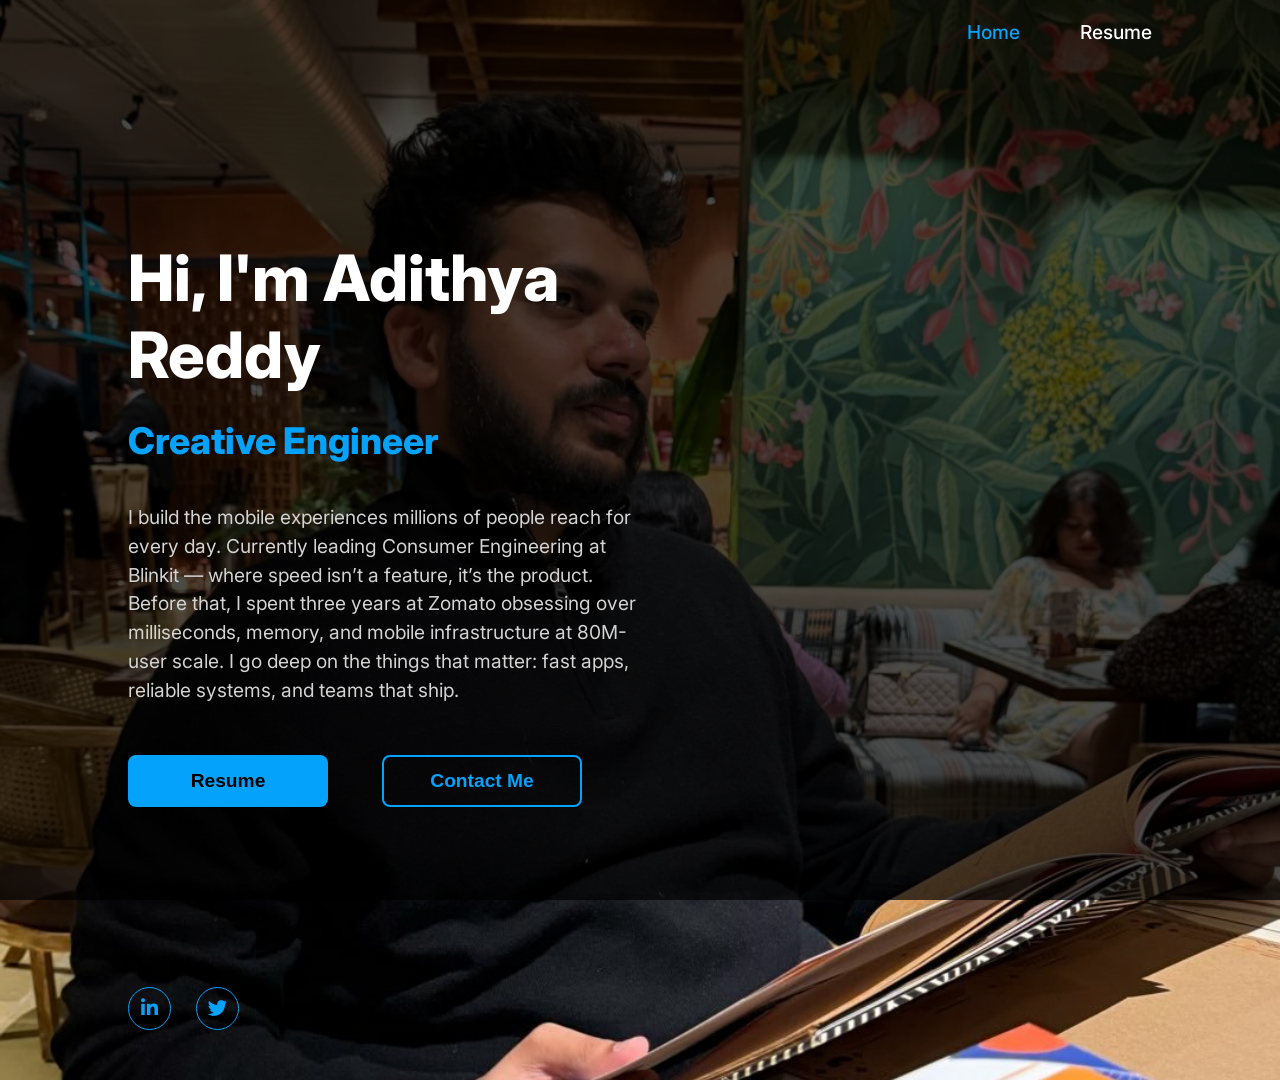
<file: index.html>
<!DOCTYPE html>
<html lang="en">

<head>
  <meta charset="UTF-8">
  <meta name="viewport" content="width=device-width, initial-scale=1.0">
  <title>Adithya Reddy</title>

  <!-- googlefonts -->
  <link rel="preconnect" href="https://fonts.googleapis.com">
  <link rel="preconnect" href="https://fonts.gstatic.com" crossorigin>
  <link
    href="https://fonts.googleapis.com/css2?family=Inter:ital,opsz,wght@0,14..32,100..900;1,14..32,100..900&display=swap"
    rel="stylesheet">

  <!-- fontawesome -->
  <link rel="stylesheet" href="https://cdnjs.cloudflare.com/ajax/libs/font-awesome/6.0.0-beta3/css/all.min.css">

  <!-- Stylesheet -->
  <link rel="stylesheet" href="styles.css">
</head>

<body>

  <!-- header section -->
  <header id="header">


    <nav>
      <a class="nav-item active" href="#">Home</a>
      <a class="nav-item" href="resume.html">Resume</a>
    </nav>

  </header>

  <!-- Hero section -->
  <section id="hero">
    <div class="hero-left">
      <div class="content">

        <h1>Hi, I'm Adithya Reddy</h1>
        <h3>Creative Engineer</h3>
        <p>
          I build the mobile experiences millions of people reach for every day. Currently leading Consumer Engineering at Blinkit — where speed isn’t a feature, it’s the product. Before that, I spent three years at Zomato obsessing over milliseconds, memory, and mobile infrastructure at 80M-user scale. I go deep on the things that matter: fast apps, reliable systems, and teams that ship.
        </p>

        <div class="cta">
          <a href="resume.html"><button class="cta-1">Resume</button></a>
          <a href="mailto:gr.adithya@gmail.com"><button class="cta-2">Contact Me</button></a>
        </div>

        <div class="social-icon">
          <a href="https://www.linkedin.com/in/adithyareddygr/" target="_blank"><i class="fa-brands fa-linkedin-in"></i></a>
          <a href="https://x.com/gr_adithya" target="_blank"><i class="fa-brands fa-twitter"></i></a>          
        </div>

      </div>
    </div>
  </section>
<!-- CodeGenWeb 2024 -->
</body>

</html>
</file>
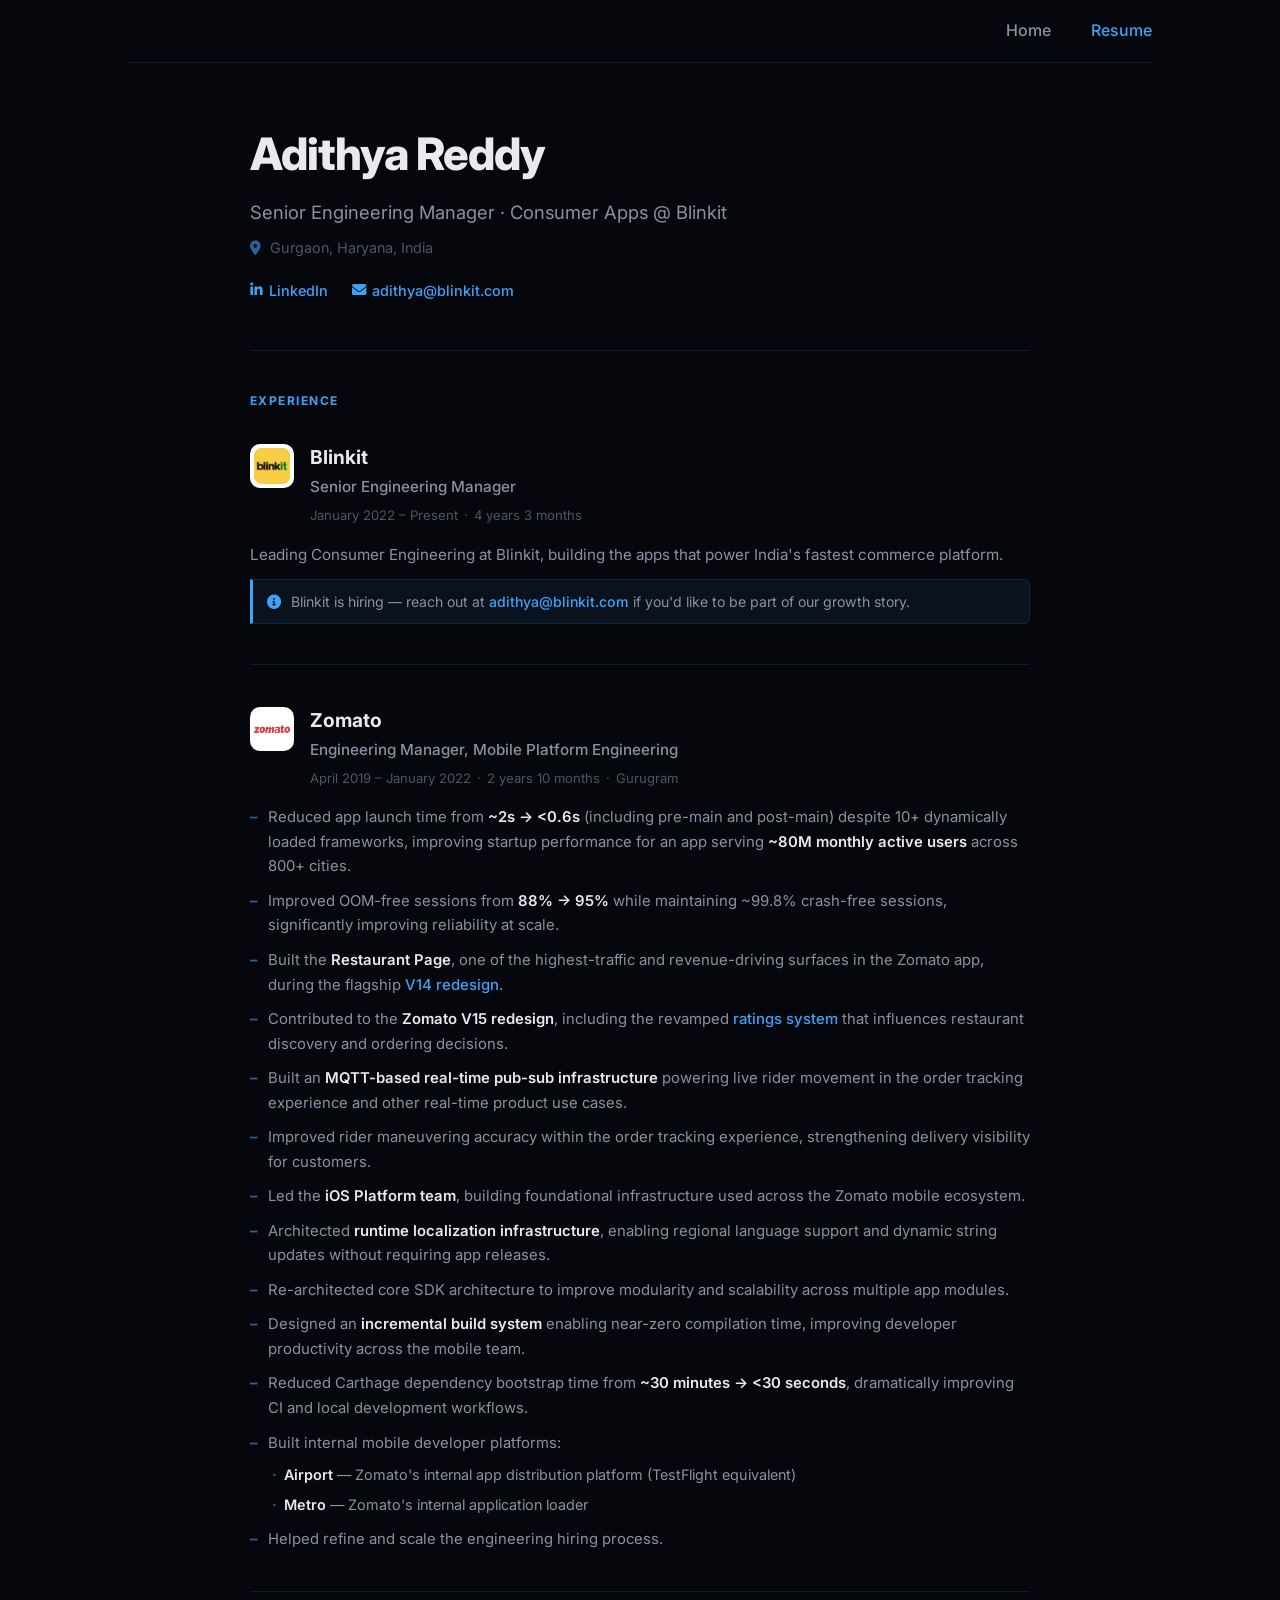
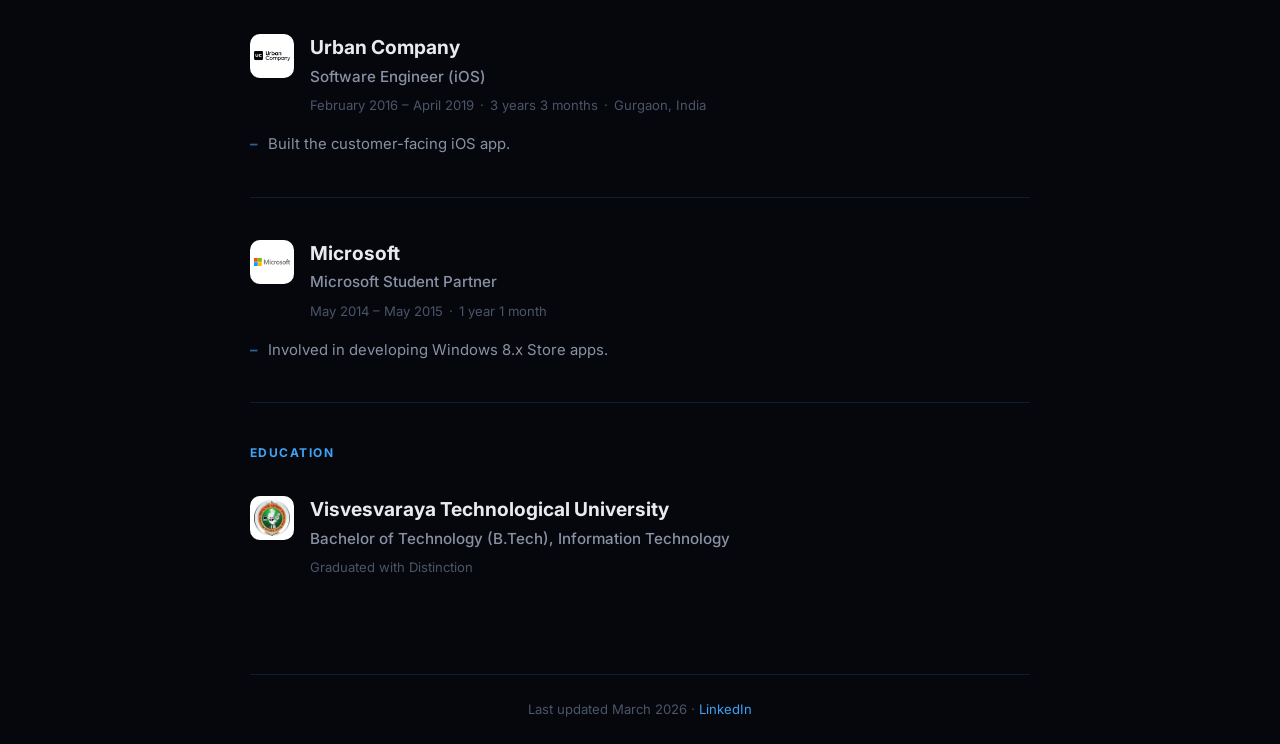
<file: resume.html>
<!DOCTYPE html>
<html lang="en">

<head>
  <meta charset="UTF-8">
  <meta name="viewport" content="width=device-width, initial-scale=1.0">
  <title>Resume — Adithya Reddy</title>

  <link rel="preconnect" href="https://fonts.googleapis.com">
  <link rel="preconnect" href="https://fonts.gstatic.com" crossorigin>
  <link href="https://fonts.googleapis.com/css2?family=Inter:ital,opsz,wght@0,14..32,100..900;1,14..32,100..900&display=swap" rel="stylesheet">

  <link rel="stylesheet" href="https://cdnjs.cloudflare.com/ajax/libs/font-awesome/6.0.0-beta3/css/all.min.css">
  <link rel="stylesheet" href="resume.css">
</head>

<body>

  <!-- Header / Nav -->
  <header id="header">
    
    <nav>
      <a class="nav-item" href="index.html">Home</a>
      <a class="nav-item active" href="resume.html">Resume</a>
    </nav>
  </header>

  <main>

    <!-- Profile -->
    <section class="profile">
      <h1>Adithya Reddy</h1>
      <p class="tagline">Senior Engineering Manager · Consumer Apps @ Blinkit</p>
      <p class="location"><i class="fa-solid fa-location-dot"></i> Gurgaon, Haryana, India</p>
      <div class="profile-links">
        <a href="https://www.linkedin.com/in/adithyareddygr/" target="_blank">
          <i class="fa-brands fa-linkedin-in"></i> LinkedIn
        </a>
        <a href="mailto:adithya@blinkit.com">
          <i class="fa-solid fa-envelope"></i> adithya@blinkit.com
        </a>
      </div>
    </section>

    <hr class="divider">

    <!-- Work Experience -->
    <section class="section">
      <h2 class="section-title">Experience</h2>

      <!-- Blinkit -->
      <article class="job">
        <div class="job-header">
          <img class="company-logo" src="logo_assets/Blinkit-yellow-rounded.svg.png" alt="Blinkit logo">
          <div class="job-info">
            <h3 class="company">Blinkit</h3>
            <h4 class="role">Senior Engineering Manager</h4>
            <p class="meta">
              <span class="dates">January 2022 – Present</span>
              <span class="dot">·</span>
              <span class="duration">4 years 3 months</span>
            </p>
          </div>
        </div>
        <div class="job-body">
          <p>Leading Consumer Engineering at Blinkit, building the apps that power India's fastest commerce platform.</p>
          <p class="hiring-note">
            <i class="fa-solid fa-circle-info"></i>
            Blinkit is hiring — reach out at <a href="mailto:adithya@blinkit.com">adithya@blinkit.com</a> if you'd like to be part of our growth story.
          </p>
        </div>
      </article>

      <!-- Zomato -->
      <article class="job">
        <div class="job-header">
          <img class="company-logo" src="logo_assets/Zomato_Logo.svg.png" alt="Zomato logo">
          <div class="job-info">
            <h3 class="company">Zomato</h3>
            <h4 class="role">Engineering Manager, Mobile Platform Engineering</h4>
            <p class="meta">
              <span class="dates">April 2019 – January 2022</span>
              <span class="dot">·</span>
              <span class="duration">2 years 10 months</span>
              <span class="dot">·</span>
              <span class="location-tag">Gurugram</span>
            </p>
          </div>
        </div>
        <div class="job-body">
          <ul class="achievements">
            <li>Reduced app launch time from <strong>~2s → &lt;0.6s</strong> (including pre-main and post-main) despite 10+ dynamically loaded frameworks, improving startup performance for an app serving <strong>~80M monthly active users</strong> across 800+ cities.</li>
            <li>Improved OOM-free sessions from <strong>88% → 95%</strong> while maintaining ~99.8% crash-free sessions, significantly improving reliability at scale.</li>
            <li>Built the <strong>Restaurant Page</strong>, one of the highest-traffic and revenue-driving surfaces in the Zomato app, during the flagship <a href="https://www.zomato.com/blog/v14-app-update" target="_blank">V14 redesign</a>.</li>
            <li>Contributed to the <strong>Zomato V15 redesign</strong>, including the revamped <a href="https://www.zomato.com/blog/new-ratings" target="_blank">ratings system</a> that influences restaurant discovery and ordering decisions.</li>
            <li>Built an <strong>MQTT-based real-time pub-sub infrastructure</strong> powering live rider movement in the order tracking experience and other real-time product use cases.</li>
            <li>Improved rider maneuvering accuracy within the order tracking experience, strengthening delivery visibility for customers.</li>
            <li>Led the <strong>iOS Platform team</strong>, building foundational infrastructure used across the Zomato mobile ecosystem.</li>
            <li>Architected <strong>runtime localization infrastructure</strong>, enabling regional language support and dynamic string updates without requiring app releases.</li>
            <li>Re-architected core SDK architecture to improve modularity and scalability across multiple app modules.</li>
            <li>Designed an <strong>incremental build system</strong> enabling near-zero compilation time, improving developer productivity across the mobile team.</li>
            <li>Reduced Carthage dependency bootstrap time from <strong>~30 minutes → &lt;30 seconds</strong>, dramatically improving CI and local development workflows.</li>
            <li>
              Built internal mobile developer platforms:
              <ul class="sub-list">
                <li><strong>Airport</strong> — Zomato's internal app distribution platform (TestFlight equivalent)</li>
                <li><strong>Metro</strong> — Zomato's internal application loader</li>
              </ul>
            </li>
            <li>Helped refine and scale the engineering hiring process.</li>
          </ul>
        </div>
      </article>

      <!-- Urban Company -->
      <article class="job">
        <div class="job-header">
          <img class="company-logo" src="logo_assets/Urban_Company.svg.png" alt="Urban Company logo">
          <div class="job-info">
            <h3 class="company">Urban Company</h3>
            <h4 class="role">Software Engineer (iOS)</h4>
            <p class="meta">
              <span class="dates">February 2016 – April 2019</span>
              <span class="dot">·</span>
              <span class="duration">3 years 3 months</span>
              <span class="dot">·</span>
              <span class="location-tag">Gurgaon, India</span>
            </p>
          </div>
        </div>
        <div class="job-body">
          <ul class="achievements">
            <li>Built the customer-facing iOS app.</li>
          </ul>
        </div>
      </article>

      <!-- Microsoft -->
      <article class="job">
        <div class="job-header">
          <img class="company-logo" src="logo_assets/Microsoft_logo_(2012).svg.png" alt="Microsoft logo">
          <div class="job-info">
            <h3 class="company">Microsoft</h3>
            <h4 class="role">Microsoft Student Partner</h4>
            <p class="meta">
              <span class="dates">May 2014 – May 2015</span>
              <span class="dot">·</span>
              <span class="duration">1 year 1 month</span>
            </p>
          </div>
        </div>
        <div class="job-body">
          <ul class="achievements">
            <li>Involved in developing Windows 8.x Store apps.</li>
          </ul>
        </div>
      </article>

    </section>

    <hr class="divider">

    <!-- Education -->
    <section class="section">
      <h2 class="section-title">Education</h2>

      <article class="job">
        <div class="job-header">
          <img class="company-logo" src="logo_assets/Visvesvaraya_Technological_University_logo.png" alt="VTU logo">
          <div class="job-info">
            <h3 class="company">Visvesvaraya Technological University</h3>
            <h4 class="role">Bachelor of Technology (B.Tech), Information Technology</h4>
            <p class="meta">
              <span class="dates">Graduated with Distinction</span>
            </p>
          </div>
        </div>
      </article>

    </section>

  </main>

  <footer>
    <p>Last updated March 2026 · <a href="https://www.linkedin.com/in/adithyareddygr/" target="_blank">LinkedIn</a></p>
  </footer>

</body>
</html>
</file>
<file: styles.css>
* {
  padding: 0;
  margin: 0;
  border: none;
  outline: 0;
  text-decoration: none;
  color: white;
}

body {
  background-color: rgb(6, 7, 12);
  font-family: inter;
  background-image: url(background-img.jpg);
  background-repeat: no-repeat;
  background-position: center;
  background-size: cover;
  height: 100vh;
  padding: 0 10%;
  position: relative;
}

body::before {
  content: '';
  position: fixed;
  inset: 0;
  background-color: black;
  opacity: 0.7;
  z-index: 0;
}

/* Header */
#header, nav {
  display: flex;
  align-items: center;
  justify-content: flex-end;
  padding-top: 10px;
  padding-bottom: 10px;
  z-index: 1;
}

.nav-item {
  font-size: 1.2rem;
  font-weight: 500;
  margin-left: 60px;
  transition: color 0.12s, transform 0.12s;
}

nav .active {
  color: #05a2fc;
}

.nav-item:hover {
  color: #05a2fc;
}

.nav-item:active {
  transform: scale(1.1);
}

/* logo */
.logo {
  font-size: 2rem;
  font-weight: 800;
}

/* Hero-section */
#hero {
  display: grid;
  grid-template-columns: 1fr 1fr;
}
/* Left */
.hero-left {
  display: flex;
  align-items: center;
  padding-top: 150px;
  z-index: 1;
}

h1{
  font-size: 4rem;
  font-weight: 800;
  padding: 25px 0;
}

h3 {
  font-size: 2.3rem;
  font-weight: 800;
  color: #05a2fc;
  padding-bottom: 40px;
}

p {
  font-size: 1.2rem;
  color: lightgray;
  line-height: 1.5;
  padding-bottom: 50px;
}

/* button */
.cta button {
  color: black;
  font-size: 1.2rem;
  font-weight: 600;
  padding: 15px 0;
  width: 200px;
  border:none;
  border-radius: 8px;
  margin-right: 50px;
  background-color: #05a2fc;
  margin-bottom: 180px;
  transition: background-color 0.12s, border 0.12s, color 0.21s, padding 0.12s;
}

.cta .cta-1:hover {
  background-color: transparent;
  color: #05a2fc;
  border: 2px solid #05a2fc;
  padding: 13px 0;
}

.cta .cta-2:hover {
  background-color: #3fa1f6;
  color: #000000;
}

.cta .cta-2 {
  background-color: transparent;
  color: #05a2fc;
  border: 2px solid #05a2fc;
  padding: 13px 0;
}

/* Icons */
.social-icon {
  display: flex;
  align-items: center;
  gap: 25px;
}

.social-icon{
  padding-bottom: 50px;
}

.social-icon i {
font-size: 1.2rem;
color: #05a2fc;
border: 1px solid #05a2fc;
border-radius: 50px;
padding: 8px;
height: 25px;
width: 25px;
display: flex;
align-items: center;
justify-content: center;
transition: transform 0.12s, box-shadow 0.12s;
cursor: pointer;

}

.social-icon i:hover {
  transform: scale(1.1);
  text-shadow: 0 0 10px #05a2fc;
}

/* Animations */
@keyframes fadeIn {
  from{
    transform: translateY(40px);
    opacity: 0;
  }
  to{
    transform: translateY(0);
    opacity: 1;
  }
}

@keyframes fadeInTop {
  from{
    transform: translateY(-100%);
    opacity: 0;
  }
  to{
    transform: translateY(0);
    opacity: 1;
  }
}

@keyframes backgroundZoom {
  from{
    background-size: 90%;
  }
  to{
    background-size: 100%;
  }
}




/* Apply Animations */
h1 {
  animation: fadeIn 1.2s ease-out forwards;
  opacity: 0;
  animation-delay: 0.2s;
}

h3 {
  animation: fadeIn 1.4s ease-out forwards;
  opacity: 0;
  animation-delay: 0.4s;
}

p {
  animation: fadeIn 1.6s ease-out forwards;
  opacity: 0;
  animation-delay: 0.6s;
}
button {
  animation: fadeIn 1.8s ease-out forwards;
  opacity: 0;
  animation-delay: 0.8s;
}

.social-icon {
  animation: fadeIn 2s ease-out forwards;
  opacity: 0;
  animation-delay: 1s;
}

.nav-item {
  animation: fadeInTop 1s ease-in forwards;
  opacity: 0;
}

body {
  animation: backgroundZoom 3s ease-in forwards;
}
</file>
<file: resume.css>
* {
  padding: 0;
  margin: 0;
  border: none;
  outline: 0;
  text-decoration: none;
  box-sizing: border-box;
}

:root {
  --bg: #06070c;
  --bg-card: #0d0f1a;
  --bg-card-hover: #11142a;
  --border: rgba(63, 162, 246, 0.15);
  --accent: #3FA2F6;
  --accent-dim: rgba(63, 162, 246, 0.6);
  --text-primary: #e8eaf0;
  --text-secondary: #8892a4;
  --text-muted: #4a5568;
  --red: #e05252;
}

body {
  background-color: var(--bg);
  font-family: 'Inter', sans-serif;
  color: var(--text-primary);
  line-height: 1.6;
  padding: 0 10%;
  min-height: 100vh;
}

/* ---- Header ---- */
#header {
  display: flex;
  align-items: center;
  justify-content: flex-end;
  padding: 18px 0;
  border-bottom: 1px solid var(--border);
  margin-bottom: 56px;
}

.logo {
  font-size: 1.5rem;
  font-weight: 800;
  color: var(--text-primary);
  letter-spacing: -0.5px;
}

nav {
  display: flex;
  gap: 40px;
}

.nav-item {
  font-size: 1rem;
  font-weight: 500;
  color: var(--text-secondary);
  transition: color 0.12s;
}

.nav-item:hover,
.nav-item.active {
  color: var(--accent);
}

/* ---- Main ---- */
main {
  max-width: 780px;
  margin: 0 auto;
  padding-bottom: 80px;
}

/* ---- Profile ---- */
.profile {
  margin-bottom: 48px;
}

.profile h1 {
  font-size: 2.8rem;
  font-weight: 800;
  color: var(--text-primary);
  letter-spacing: -1px;
  margin-bottom: 8px;
  animation: none;
  opacity: 1;
  padding: 0;
}

.profile .tagline {
  font-size: 1.15rem;
  color: var(--text-secondary);
  font-weight: 400;
  margin-bottom: 8px;
  animation: none;
  opacity: 1;
  padding: 0;
}

.profile .location {
  font-size: 0.9rem;
  color: var(--text-muted);
  margin-bottom: 20px;
  animation: none;
  opacity: 1;
  padding: 0;
}

.profile .location i {
  margin-right: 5px;
  color: var(--accent-dim);
}

.profile-links {
  display: flex;
  gap: 24px;
  flex-wrap: wrap;
}

.profile-links a {
  font-size: 0.9rem;
  color: var(--accent);
  font-weight: 500;
  display: flex;
  align-items: center;
  gap: 6px;
  transition: opacity 0.12s;
}

.profile-links a:hover {
  opacity: 0.75;
}

/* ---- Divider ---- */
.divider {
  border: none;
  border-top: 1px solid var(--border);
  margin: 40px 0;
}

/* ---- Section ---- */
.section {
  margin-bottom: 16px;
}

.section-title {
  font-size: 0.75rem;
  font-weight: 700;
  text-transform: uppercase;
  letter-spacing: 0.12em;
  color: var(--accent);
  margin-bottom: 32px;
  animation: none;
  opacity: 1;
  padding: 0;
}

/* ---- Job card ---- */
.job {
  margin-bottom: 40px;
  padding-bottom: 40px;
  border-bottom: 1px solid var(--border);
}

.job:last-child {
  border-bottom: none;
  margin-bottom: 0;
  padding-bottom: 0;
}

.job-header {
  display: flex;
  align-items: flex-start;
  gap: 16px;
  margin-bottom: 16px;
}

/* Company logo */
.company-logo {
  width: 44px;
  height: 44px;
  border-radius: 10px;
  object-fit: contain;
  background-color: #ffffff;
  padding: 4px;
  flex-shrink: 0;
  margin-top: 2px;
}

/* Job info */
.job-info {
  flex: 1;
}

.company {
  font-size: 1.2rem;
  font-weight: 700;
  color: var(--text-primary);
  margin-bottom: 2px;
  animation: none;
  opacity: 1;
  padding: 0;
}

.company a {
  color: var(--text-primary);
  transition: color 0.12s;
}

.company a:hover {
  color: var(--accent);
}

.role {
  font-size: 0.95rem;
  font-weight: 500;
  color: var(--text-secondary);
  margin-bottom: 6px;
}

.meta {
  font-size: 0.82rem;
  color: var(--text-muted);
  display: flex;
  flex-wrap: wrap;
  align-items: center;
  gap: 6px;
  animation: none;
  opacity: 1;
  padding: 0;
}

.meta .dot {
  color: var(--text-muted);
}

.location-tag {
  color: var(--text-muted);
}

/* Job body */
.job-body p {
  font-size: 0.95rem;
  color: var(--text-secondary);
  line-height: 1.65;
  margin-bottom: 12px;
  animation: none;
  opacity: 1;
  padding: 0;
}

.job-body p:last-child {
  margin-bottom: 0;
}

.hiring-note {
  background: rgba(63, 162, 246, 0.07);
  border: 1px solid var(--border);
  border-left: 3px solid var(--accent);
  border-radius: 0 6px 6px 0;
  padding: 10px 14px !important;
  font-size: 0.88rem !important;
  color: var(--text-secondary) !important;
}

.hiring-note i {
  color: var(--accent);
  margin-right: 6px;
}

.hiring-note a {
  color: var(--accent);
  font-weight: 500;
}

/* Achievements list */
.achievements {
  list-style: none;
  padding: 0;
  margin: 0;
  display: flex;
  flex-direction: column;
  gap: 10px;
}

.achievements > li {
  font-size: 0.93rem;
  color: var(--text-secondary);
  line-height: 1.65;
  padding-left: 18px;
  position: relative;
}

.achievements > li::before {
  content: '–';
  position: absolute;
  left: 0;
  color: var(--accent-dim);
  font-weight: 700;
}

.achievements strong {
  color: var(--text-primary);
  font-weight: 600;
}

.achievements a {
  color: var(--accent);
  font-weight: 500;
}

.achievements a:hover {
  text-decoration: underline;
}

/* Sub-list */
.sub-list {
  list-style: none;
  padding: 0;
  margin: 8px 0 0 0;
  display: flex;
  flex-direction: column;
  gap: 6px;
}

.sub-list li {
  font-size: 0.9rem;
  color: var(--text-secondary);
  padding-left: 16px;
  position: relative;
}

.sub-list li::before {
  content: '·';
  position: absolute;
  left: 4px;
  color: var(--accent-dim);
  font-weight: 700;
}

.sub-list strong {
  color: var(--text-primary);
}

/* ---- Footer ---- */
footer {
  border-top: 1px solid var(--border);
  padding: 24px 0;
  text-align: center;
  max-width: 780px;
  margin: 0 auto;
}

footer p {
  font-size: 0.82rem;
  color: var(--text-muted);
  animation: none;
  opacity: 1;
  padding: 0;
}

footer a {
  color: var(--accent);
}

/* ---- Responsive ---- */
@media (max-width: 768px) {
  body {
    padding: 0 5%;
  }

  .profile h1 {
    font-size: 2rem;
  }

  .company-logo {
    width: 36px;
    height: 36px;
  }
}

@media (max-width: 480px) {
  body {
    padding: 0 4%;
  }

  #header {
    flex-direction: column;
    gap: 12px;
    align-items: flex-start;
  }

  nav {
    gap: 20px;
  }
}
</file>
